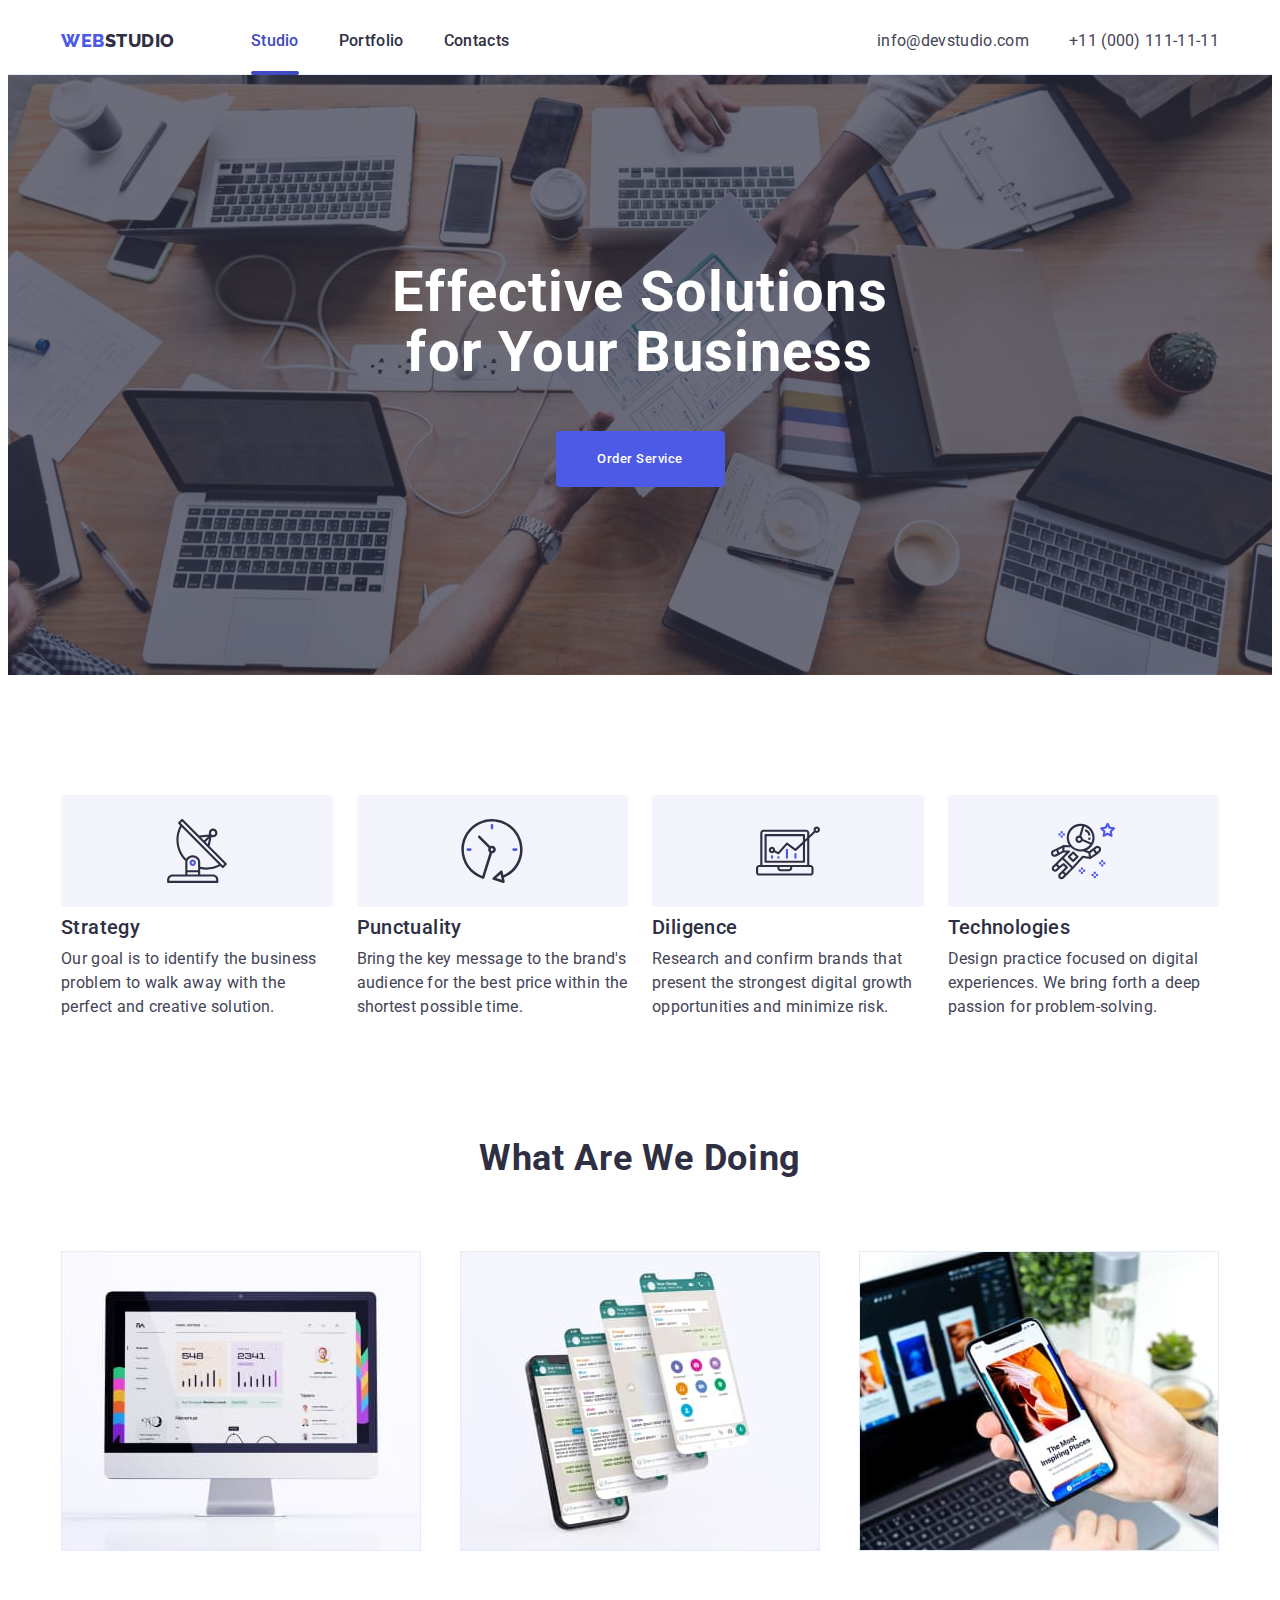
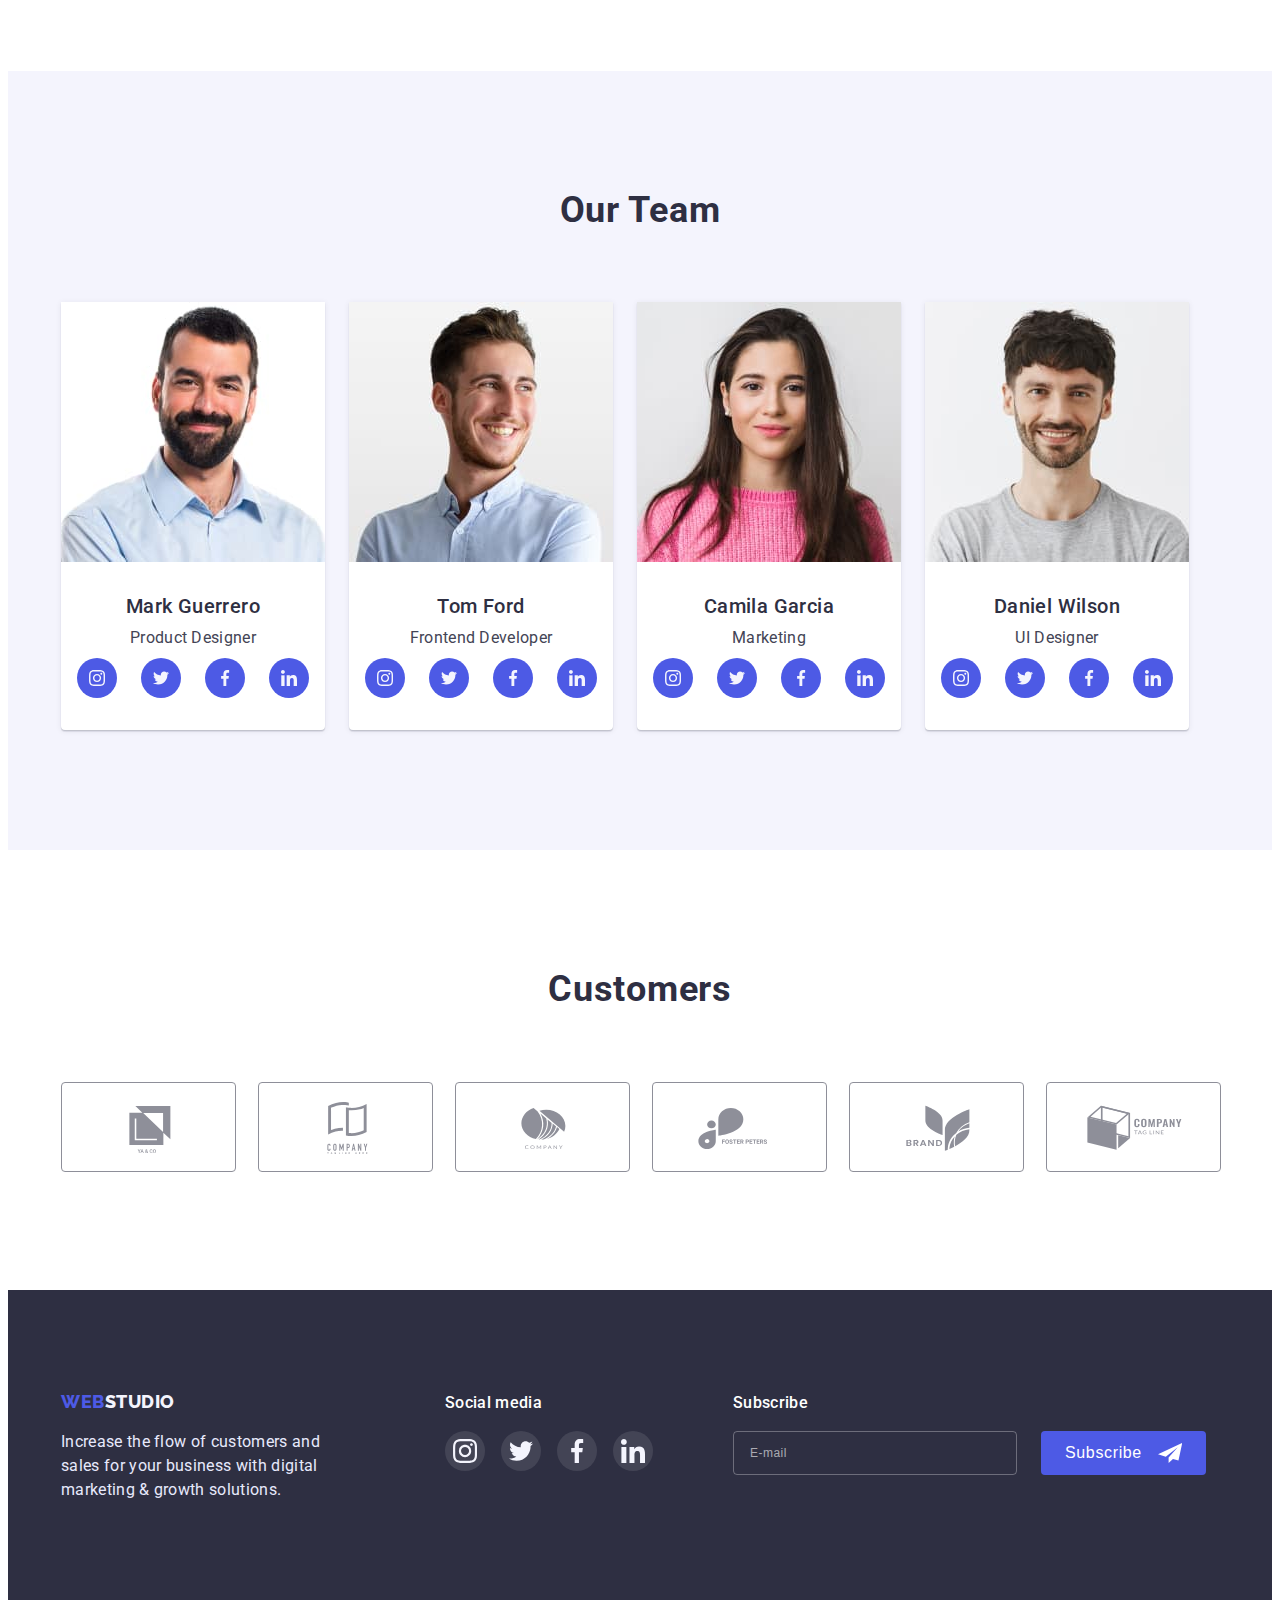
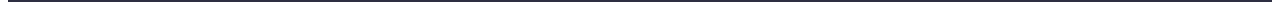
<file: index.html>
<!DOCTYPE html>
<html lang="en">
  <head>
    <meta charset="UTF-8" />
    <meta http-equiv="X-UA-Compatible" content="IE=edge" />
    <meta name="viewport" content="width=device-width, initial-scale=1.0" />

    <title>WebStudio</title>

    <link rel="icon" href="./images/favicon.ico" type="image/x-icon" />

    <link rel="preconnect" href="https://fonts.googleapis.com" />
    <link rel="preconnect" href="https://fonts.gstatic.com" crossorigin />
    <link
      href="https://fonts.googleapis.com/css2?family=Raleway:wght@800&family=Roboto:wght@400;500;700&display=swap"
      rel="stylesheet"
    />
    <link
      rel="stylesheet"
      href="https://cdnjs.cloudflare.com/ajax/libs/modern-normalize/1.1.0/modern-normalize.min.css"
      integrity="sha512-wpPYUAdjBVSE4KJnH1VR1HeZfpl1ub8YT/NKx4PuQ5NmX2tKuGu6U/JRp5y+Y8XG2tV+wKQpNHVUX03MfMFn9Q=="
      crossorigin="anonymous"
      referrerpolicy="no-referrer"
    />
    <link rel="stylesheet" href="./css/styles.css" />
    <link rel="stylesheet" href="./css/mobile.css" />
    <link rel="stylesheet" href="./css/tablet.css" />
    <link rel="stylesheet" href="./css/desktop.css" />
  </head>

  <body>
    <!-- header -->
    <header class="header-section">
      <div class="header container">
        <nav class="header-nav">
          <a class="logo-header" href="./index.html"
            ><span class="logo-web">Web</span>Studio</a
          >
          <button class="btn-burger" type="button" data-menu-open>
            <svg class="icon-burger" width="32" height="22">
              <use href="./images/icons.svg#icon-menu"></use>
            </svg>
          </button>
          <ul class="nav-list">
            <li>
              <a class="nav-link is-active" href="./index.html">Studio</a>
            </li>
            <li><a class="nav-link" href="./portfolio.html">Portfolio</a></li>
            <li><a class="nav-link" href="#">Contacts</a></li>
          </ul>
        </nav>
        <address class="address">
          <ul class="address-list">
            <li>
              <a class="address-link" href="mailto:info@devstudio.com"
                >info@devstudio.com</a
              >
            </li>
            <li>
              <a class="address-link" href="tel:+110001111111"
                >+11 (000) 111-11-11</a
              >
            </li>
          </ul>
        </address>
      </div>
    </header>
    <main>
      <!-- hero -->
      <section class="hero-section">
        <div class="container">
          <h1 class="hero-header">Effective Solutions for Your Business</h1>
          <button class="hero-btn" type="button" data-modal-open>
            Order Service
          </button>
        </div>
      </section>
      <!-- features -->
      <section class="features">
        <div class="container">
          <h2 class="visually-hidden">Features</h2>
          <ul class="features-list">
            <li class="features-item">
              <div class="features-icon">
                <svg class="featurea-icon-pic" width="64" height="64">
                  <use href="./images/icons.svg#icon-antena"></use>
                </svg>
              </div>
              <h3 class="features-section-subtitle">Strategy</h3>
              <p class="features-description">
                Our goal is to identify the business problem to walk away with
                the perfect and creative solution.
              </p>
            </li>
            <li class="features-item">
              <div class="features-icon">
                <svg class="featurea-icon-pic" width="64" height="64">
                  <use href="./images/icons.svg#icon-clock"></use>
                </svg>
              </div>
              <h3 class="features-section-subtitle">Punctuality</h3>
              <p class="features-description">
                Bring the key message to the brand's audience for the best price
                within the shortest possible time.
              </p>
            </li>
            <li class="features-item">
              <div class="features-icon">
                <svg class="featurea-icon-pic" width="64" height="64">
                  <use href="./images/icons.svg#icon-diagram"></use>
                </svg>
              </div>
              <h3 class="features-section-subtitle">Diligence</h3>
              <p class="features-description">
                Research and confirm brands that present the strongest digital
                growth opportunities and minimize risk.
              </p>
            </li>
            <li class="features-item">
              <div class="features-icon">
                <svg class="featurea-icon-pic" width="64" height="64">
                  <use href="./images/icons.svg#icon-astronaut"></use>
                </svg>
              </div>
              <h3 class="features-section-subtitle">Technologies</h3>
              <p class="features-description">
                Design practice focused on digital experiences. We bring forth a
                deep passion for problem-solving.
              </p>
            </li>
          </ul>
        </div>
      </section>

      <!-- doing -->

      <section class="doing-section">
        <div class="container">
          <h2 class="section-title">What are we doing</h2>
          <ul class="doing-container">
            <li>
              <img
                class="card-img"
                srcset="./images/pc.jpg 1x, ./images/pc2x.jpg 2x"
                src="./images/pc.jpg"
                alt="Monitor shows graphic"
                height="300"
                width="360"
              />
            </li>
            <li>
              <img
                class="card-img"
                srcset="
                  ./images/smartphone-ui.jpg   1x,
                  ./images/smartphone-ui2x.jpg 2x
                "
                src="./images/smartphone-ui.jpg"
                alt="Smartphone UI"
                height="300"
                width="360"
              />
            </li>
            <li>
              <img
                class="card-img"
                srcset="
                  ./images/smartphone-in-hand.jpg   1x,
                  ./images/smartphone-in-hand2x.jpg 2x
                "
                src="./images/smartphone-in-hand.jpg"
                alt="Smartphone in hand"
                height="300"
                width="360"
              />
            </li>
          </ul>
        </div>
      </section>
      <!-- team -->
      <section class="team-section">
        <div class="container">
          <h2 class="section-title">Our Team</h2>
          <ul class="team-container">
            <li class="team-card">
              <img
                class="card-img"
                srcset="./images/mark.jpg 1x, ./images/mark2x.jpg 2x"
                src="./images/mark.jpg"
                alt="Men in blue shirt"
                height="260"
                width="264"
              />
              <div class="team-card-description">
                <h3 class="section-subtitle">Mark Guerrero</h3>
                <p class="team-card-profession">Product Designer</p>
                <ul class="social-links">
                  <li class="social-icon">
                    <a
                      href="https://www.instagram.com/"
                      target="_blank"
                      rel="noopener noreferrer"
                      class="social-icon-link"
                    >
                      <svg class="social-icon-pic" width="16" height="16">
                        <use href="./images/icons.svg#icon-instagram"></use>
                      </svg>
                    </a>
                  </li>
                  <li class="social-icon">
                    <a
                      href="https://www.twitter.com/"
                      target="_blank"
                      rel="noopener noreferrer"
                      class="social-icon-link"
                    >
                      <svg class="social-icon-pic" width="16" height="16">
                        <use href="./images/icons.svg#icon-twitter"></use>
                      </svg>
                    </a>
                  </li>
                  <li class="social-icon">
                    <a
                      href="https://www.facebook.com/"
                      target="_blank"
                      rel="noopener noreferrer"
                      class="social-icon-link"
                    >
                      <svg class="social-icon-pic" width="16" height="16">
                        <use href="./images/icons.svg#icon-facebook"></use>
                      </svg>
                    </a>
                  </li>
                  <li class="social-icon">
                    <a
                      href="https://www.linkedin.com/"
                      target="_blank"
                      rel="noopener noreferrer"
                      class="social-icon-link"
                    >
                      <svg class="social-icon-pic" width="16" height="16">
                        <use href="./images/icons.svg#icon-linkedin"></use>
                      </svg>
                    </a>
                  </li>
                </ul>
              </div>
            </li>
            <li class="team-card">
              <img
                class="card-img"
                srcset="./images/tom.jpg 1x, ./images/tom2x.jpg 2x"
                src="./images/tom.jpg"
                alt="Smiling young men"
                height="260"
                width="264"
              />
              <div class="team-card-description">
                <h3 class="section-subtitle">Tom Ford</h3>
                <p class="team-card-profession">Frontend Developer</p>
                <ul class="social-links">
                  <li class="social-icon">
                    <a
                      href="https://www.instagram.com/"
                      target="_blank"
                      rel="noopener noreferrer"
                      class="social-icon-link"
                    >
                      <svg class="social-icon-pic" width="16" height="16">
                        <use href="./images/icons.svg#icon-instagram"></use>
                      </svg>
                    </a>
                  </li>
                  <li class="social-icon">
                    <a
                      href="https://www.twitter.com/"
                      target="_blank"
                      rel="noopener noreferrer"
                      class="social-icon-link"
                    >
                      <svg class="social-icon-pic" width="16" height="16">
                        <use href="./images/icons.svg#icon-twitter"></use>
                      </svg>
                    </a>
                  </li>
                  <li class="social-icon">
                    <a
                      href="https://www.facebook.com/"
                      target="_blank"
                      rel="noopener noreferrer"
                      class="social-icon-link"
                    >
                      <svg class="social-icon-pic" width="16" height="16">
                        <use href="./images/icons.svg#icon-facebook"></use>
                      </svg>
                    </a>
                  </li>
                  <li class="social-icon">
                    <a
                      href="https://www.linkedin.com/"
                      target="_blank"
                      rel="noopener noreferrer"
                      class="social-icon-link"
                    >
                      <svg class="social-icon-pic" width="16" height="16">
                        <use href="./images/icons.svg#icon-linkedin"></use>
                      </svg>
                    </a>
                  </li>
                </ul>
              </div>
            </li>
            <li class="team-card">
              <img
                class="card-img"
                srcset="./images/camila.jpg 1x, ./images/camila2x.jpg 2x"
                src="./images/camila.jpg"
                alt="Young women in a pink sweater"
                height="260"
                width="264"
              />
              <div class="team-card-description">
                <h3 class="section-subtitle">Camila Garcia</h3>
                <p class="team-card-profession">Marketing</p>
                <ul class="social-links">
                  <li class="social-icon">
                    <a
                      href="https://www.instagram.com/"
                      target="_blank"
                      rel="noopener noreferrer"
                      class="social-icon-link"
                    >
                      <svg class="social-icon-pic" width="16" height="16">
                        <use href="./images/icons.svg#icon-instagram"></use>
                      </svg>
                    </a>
                  </li>
                  <li class="social-icon">
                    <a
                      href="https://www.twitter.com/"
                      target="_blank"
                      rel="noopener noreferrer"
                      class="social-icon-link"
                    >
                      <svg class="social-icon-pic" width="16" height="16">
                        <use href="./images/icons.svg#icon-twitter"></use>
                      </svg>
                    </a>
                  </li>
                  <li class="social-icon">
                    <a
                      href="https://www.facebook.com/"
                      target="_blank"
                      rel="noopener noreferrer"
                      class="social-icon-link"
                    >
                      <svg class="social-icon-pic" width="16" height="16">
                        <use href="./images/icons.svg#icon-facebook"></use>
                      </svg>
                    </a>
                  </li>
                  <li class="social-icon">
                    <a
                      href="https://www.linkedin.com/"
                      target="_blank"
                      rel="noopener noreferrer"
                      class="social-icon-link"
                    >
                      <svg class="social-icon-pic" width="16" height="16">
                        <use href="./images/icons.svg#icon-linkedin"></use>
                      </svg>
                    </a>
                  </li>
                </ul>
              </div>
            </li>
            <li class="team-card">
              <img
                class="card-img"
                srcset="./images/daniel.jpg 1x, ./images/daniel2x.jpg 2x"
                src="./images/daniel.jpg"
                alt="Men in a gray t-shirt"
                height="260"
                width="264"
              />
              <div class="team-card-description">
                <h3 class="section-subtitle">Daniel Wilson</h3>
                <p class="team-card-profession">UI Designer</p>
                <ul class="social-links">
                  <li class="social-icon">
                    <a
                      href="https://www.instagram.com/"
                      target="_blank"
                      rel="noopener noreferrer"
                      class="social-icon-link"
                    >
                      <svg class="social-icon-pic" width="16" height="16">
                        <use href="./images/icons.svg#icon-instagram"></use>
                      </svg>
                    </a>
                  </li>
                  <li class="social-icon">
                    <a
                      href="https://www.twitter.com/"
                      target="_blank"
                      rel="noopener noreferrer"
                      class="social-icon-link"
                    >
                      <svg class="social-icon-pic" width="16" height="16">
                        <use href="./images/icons.svg#icon-twitter"></use>
                      </svg>
                    </a>
                  </li>
                  <li class="social-icon">
                    <a
                      href="https://www.facebook.com/"
                      target="_blank"
                      rel="noopener noreferrer"
                      class="social-icon-link"
                    >
                      <svg class="social-icon-pic" width="16" height="16">
                        <use href="./images/icons.svg#icon-facebook"></use>
                      </svg>
                    </a>
                  </li>
                  <li class="social-icon">
                    <a
                      href="https://www.linkedin.com/"
                      target="_blank"
                      rel="noopener noreferrer"
                      class="social-icon-link"
                    >
                      <svg class="social-icon-pic" width="16" height="16">
                        <use href="./images/icons.svg#icon-linkedin"></use>
                      </svg>
                    </a>
                  </li>
                </ul>
              </div>
            </li>
          </ul>
        </div>
      </section>
      <!-- custumers -->
      <section class="custumers-section">
        <div class="container">
          <h2 class="section-title">Customers</h2>
          <ul class="custumers">
            <li class="custumers-icon">
              <a href="#" class="custumers-icon-link">
                <svg class="custumers-icon-pic" width="104" height="56">
                  <use href="./images/icons.svg#icon-client1"></use>
                </svg>
              </a>
            </li>
            <li class="custumers-icon">
              <a href="#" class="custumers-icon-link">
                <svg class="custumers-icon-pic" width="104" height="56">
                  <use href="./images/icons.svg#icon-client2"></use>
                </svg>
              </a>
            </li>
            <li class="custumers-icon">
              <a href="#" class="custumers-icon-link">
                <svg class="custumers-icon-pic" width="104" height="56">
                  <use href="./images/icons.svg#icon-client3"></use>
                </svg>
              </a>
            </li>
            <li class="custumers-icon">
              <a href="#" class="custumers-icon-link">
                <svg class="custumers-icon-pic" width="104" height="56">
                  <use href="./images/icons.svg#icon-client4"></use>
                </svg>
              </a>
            </li>
            <li class="custumers-icon">
              <a href="#" class="custumers-icon-link">
                <svg class="custumers-icon-pic" width="104" height="56">
                  <use href="./images/icons.svg#icon-client5"></use>
                </svg>
              </a>
            </li>
            <li class="custumers-icon">
              <a href="#" class="custumers-icon-link">
                <svg class="custumers-icon-pic" width="104" height="56">
                  <use href="./images/icons.svg#icon-client6"></use>
                </svg>
              </a>
            </li>
          </ul>
        </div>
      </section>
    </main>
    <!-- footer -->
    <footer class="footer-section">
      <div class="container footer-blocks">
        <div class="footer-studio">
          <a class="logo-footer logo-header" href="./index.html"
            ><span class="logo-web">Web</span>Studio</a
          >
          <p class="footer-text">
            Increase the flow of customers and sales for your business with
            digital marketing & growth solutions.
          </p>
        </div>

        <div class="footer-social">
          <p class="footer-social-discription">Social media</p>
          <ul class="social-links footer-social-gap">
            <li class="social-icon">
              <a
                href="https://www.instagram.com/"
                target="_blank"
                rel="noopener noreferrer"
                class="social-icon-link footer-social-icon"
              >
                <svg class="social-icon-pic" width="24" height="24">
                  <use href="./images/icons.svg#icon-instagram"></use>
                </svg>
              </a>
            </li>
            <li class="social-icon">
              <a
                href="https://www.twitter.com/"
                target="_blank"
                rel="noopener noreferrer"
                class="social-icon-link footer-social-icon"
              >
                <svg class="social-icon-pic" width="24" height="24">
                  <use href="./images/icons.svg#icon-twitter"></use>
                </svg>
              </a>
            </li>
            <li class="social-icon">
              <a
                href="https://www.facebook.com/"
                target="_blank"
                rel="noopener noreferrer"
                class="social-icon-link footer-social-icon"
              >
                <svg class="social-icon-pic" width="24" height="24">
                  <use href="./images/icons.svg#icon-facebook"></use>
                </svg>
              </a>
            </li>
            <li class="social-icon">
              <a
                href="https://www.linkedin.com/"
                target="_blank"
                rel="noopener noreferrer"
                class="social-icon-link footer-social-icon"
              >
                <svg class="social-icon-pic" width="24" height="24">
                  <use href="./images/icons.svg#icon-linkedin"></use>
                </svg>
              </a>
            </li>
          </ul>
        </div>

        <div class="footer-form">
          <p class="footer-social-discription">Subscribe</p>
          <form class="footer-subscribe">
            <input
              class="footer-input"
              type="email"
              placeholder="E-mail"
              name="user-email"
            />
            <button type="submit" class="btn-subscribe">
              Subscribe
              <svg height="24" width="24" class="btn-subscribe-pic">
                <use href="./images/icons.svg#icon-send"></use>
              </svg>
            </button>
          </form>
        </div>
      </div>
    </footer>

    <!-- backdrop -->

    <div class="backdrop is-hidden" data-modal>
      <div class="modal">
        <button class="close-btn" type="button" data-modal-close>
          <svg class="close-btn-pic" width="8px" height="8px">
            <use href="./images/icons.svg#icon-close"></use>
          </svg>
        </button>

        <p class="modal-header">
          Leave your contacts and we will call you back
        </p>
        <form class="form-modal">
          <ul>
            <li class="modal-input-item">
              <label class="modal-input-label label-name" for="name"
                >Name</label
              >
              <input
                type="text"
                name="name"
                id="name"
                class="modal-input input-name"
                required
              />
              <svg class="modal-input-pic" width="12" height="12">
                <use href="./images/icons.svg#icon-contact"></use>
              </svg>
            </li>

            <li class="modal-input-item">
              <label class="modal-input-label" for="phone">Phone</label>
              <input
                type="tel"
                name="phone"
                id="phone"
                class="modal-input"
                required
              />
              <svg class="modal-input-pic" width="13" height="13">
                <use href="./images/icons.svg#icon-phone"></use>
              </svg>
            </li>

            <li class="modal-input-item">
              <label class="modal-input-label" for="email">Email</label>
              <input
                type="email"
                name="email"
                id="email"
                class="modal-input"
                required
              />
              <svg class="modal-input-pic" width="15" height="12">
                <use href="./images/icons.svg#icon-mail"></use>
              </svg>
            </li>
          </ul>

          <label class="modal-input-label" for="text">Comment</label>
          <textarea
            name="comment"
            id="text"
            class="modal-input modal-input-textarea"
            placeholder="Text input"
          ></textarea>

          <div class="terms-acces">
            <label class="modal-input-label modal-input-terms" for="agree">
              <input
                class="modal-input-checkbox visually-hidden"
                type="checkbox"
                name="agree"
                id="agree"
                required
              /><span class="alt-checkbox"
                ><svg class="modal-check-pic" width="10" height="8">
                  <use href="./images/icons.svg#icon-checked"></use></svg
              ></span>
              I accept the terms and conditions of the
              <a class="privat-policy" href="#">Privacy Policy</a></label
            >
          </div>
          <button class="btn-modal-send" type="submit">Send</button>
        </form>
      </div>
    </div>

    <!-- mobile-menu -->

    <div class="mobile is-hidden" data-menu>
      <button class="close-btn mobile-close-btn" type="button" data-menu-close>
        <svg class="close-btn-pic" width="8px" height="8px">
          <use href="./images/icons.svg#icon-close"></use>
        </svg>
      </button>
      <ul class="mobile-nav-list">
        <li>
          <a class="nav-link" href="./index.html">Studio</a>
        </li>
        <li><a class="nav-link" href="./portfolio.html">Portfolio</a></li>
        <li><a class="nav-link mobile-nav-link" href="#">Contacts</a></li>
      </ul>
      <div class="mobile-bottom">
        <address class="mobile-address">
          <ul class="address-list">
            <li>
              <a class="mobile-phone" href="tel:+110001111111"
                >+11 (000) 111-33-11</a
              >
            </li>
            <li>
              <a class="address-link" href="mailto:info@devstudio.com"
                >info@devstudio.com</a
              >
            </li>
          </ul>
        </address>
        <ul class="social-links menu-social-icon-links">
          <li class="social-icon">
            <a
              href="https://www.instagram.com/"
              target="_blank"
              rel="noopener noreferrer"
              class="social-icon-link"
            >
              <svg class="social-icon-pic" width="24" height="24">
                <use href="./images/icons.svg#icon-instagram"></use>
              </svg>
            </a>
          </li>
          <li class="social-icon">
            <a
              href="https://www.twitter.com/"
              target="_blank"
              rel="noopener noreferrer"
              class="social-icon-link"
            >
              <svg class="social-icon-pic" width="24" height="24">
                <use href="./images/icons.svg#icon-twitter"></use>
              </svg>
            </a>
          </li>
          <li class="social-icon">
            <a
              href="https://www.facebook.com/"
              target="_blank"
              rel="noopener noreferrer"
              class="social-icon-link"
            >
              <svg class="social-icon-pic" width="24" height="24">
                <use href="./images/icons.svg#icon-facebook"></use>
              </svg>
            </a>
          </li>
          <li class="social-icon">
            <a
              href="https://www.linkedin.com/"
              target="_blank"
              rel="noopener noreferrer"
              class="social-icon-link"
            >
              <svg class="social-icon-pic" width="24" height="24">
                <use href="./images/icons.svg#icon-linkedin"></use>
              </svg>
            </a>
          </li>
        </ul>
      </div>
    </div>
    <script src="./js/modal.js"></script>
    <script src="./js/mobile.js"></script>
  </body>
</html>
</file>
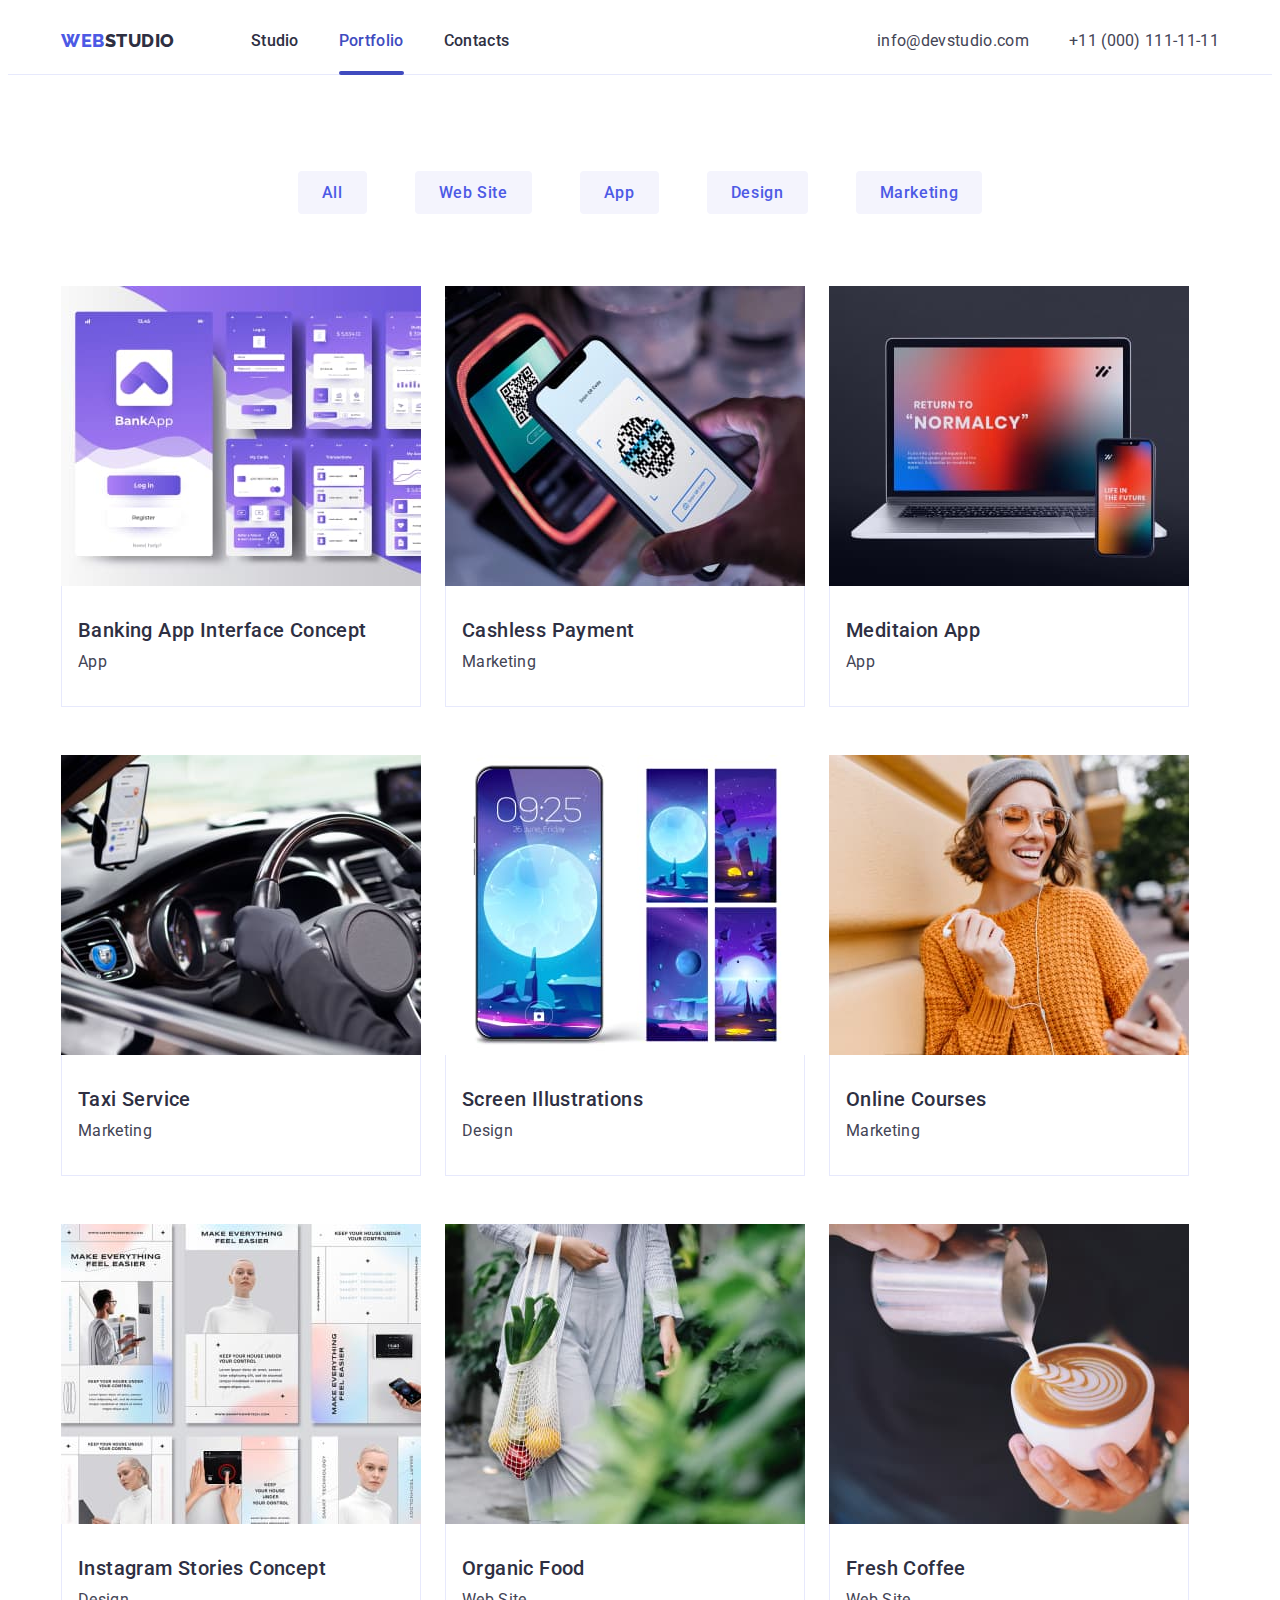
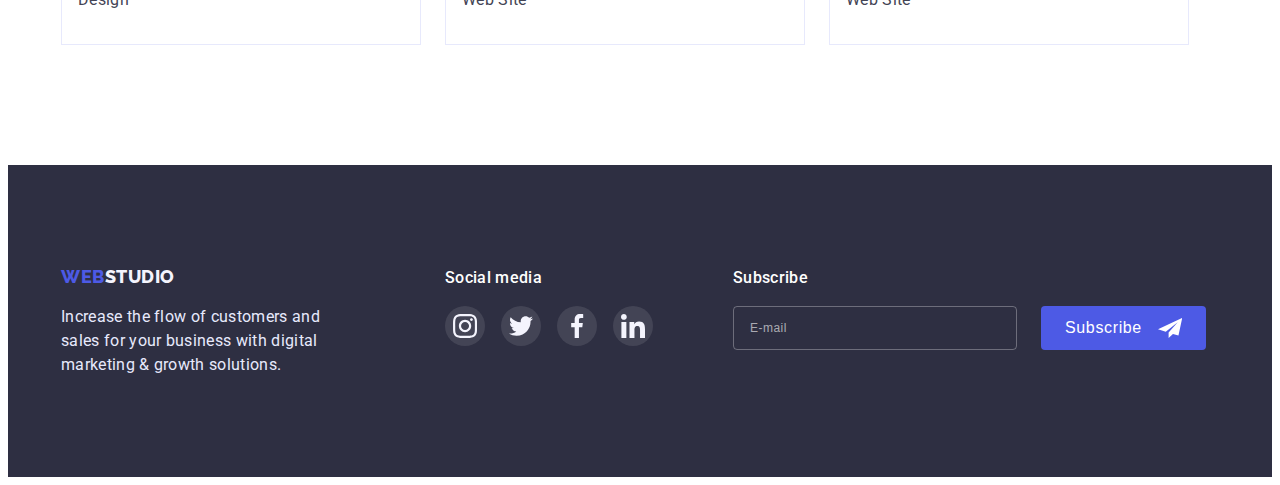
<file: portfolio.html>
<!DOCTYPE html>
<html lang="en">
  <head>
    <meta charset="UTF-8" />
    <meta http-equiv="X-UA-Compatible" content="IE=edge" />
    <meta name="viewport" content="width=device-width, initial-scale=1.0" />

    <title>WebStudio</title>

    <meta name="viewport" content="width=device-width, initial-scale=1.0" />

    <link rel="icon" href="./images/favicon.ico" type="image/x-icon" />

    <link rel="preconnect" href="https://fonts.googleapis.com" />
    <link rel="preconnect" href="https://fonts.gstatic.com" crossorigin />
    <link
      href="https://fonts.googleapis.com/css2?family=Raleway:wght@800&family=Roboto:wght@400;500;700&display=swap"
      rel="stylesheet"
    />
    <link
      rel="stylesheet"
      href="https://cdnjs.cloudflare.com/ajax/libs/modern-normalize/1.1.0/modern-normalize.min.css"
      integrity="sha512-wpPYUAdjBVSE4KJnH1VR1HeZfpl1ub8YT/NKx4PuQ5NmX2tKuGu6U/JRp5y+Y8XG2tV+wKQpNHVUX03MfMFn9Q=="
      crossorigin="anonymous"
      referrerpolicy="no-referrer"
    />
    <link rel="stylesheet" href="./css/styles.css" />
    <link rel="stylesheet" href="./css/mobile.css" />
    <link rel="stylesheet" href="./css/tablet.css" />
    <link rel="stylesheet" href="./css/desktop.css" />
  </head>

  <body>
    <!-- header -->
    <header class="header-section">
      <div class="header container">
        <nav class="header-nav">
          <a class="logo-header" href="./index.html"
            ><span class="logo-web">Web</span>Studio</a
          >
          <button class="btn-burger" type="button" data-menu-open>
            <svg class="icon-burger" width="32" height="22">
              <use href="./images/icons.svg#icon-menu"></use>
            </svg>
          </button>
          <ul class="nav-list">
            <li>
              <a class="nav-link" href="./index.html">Studio</a>
            </li>
            <li>
              <a class="nav-link is-active" href="./portfolio.html"
                >Portfolio</a
              >
            </li>
            <li><a class="nav-link" href="#">Contacts</a></li>
          </ul>
        </nav>
        <address class="address">
          <ul class="address-list">
            <li>
              <a class="address-link" href="mailto:info@devstudio.com"
                >info@devstudio.com</a
              >
            </li>
            <li>
              <a class="address-link" href="tel:+110001111111"
                >+11 (000) 111-11-11</a
              >
            </li>
          </ul>
        </address>
      </div>
    </header>
    <main>
      <!-- portfolio -->

      <section class="switcher-section">
        <div class="container">
          <h1 class="visually-hidden">Our Products</h1>

          <!-- switecher -->

          <ul class="switcher">
            <li class="switcher-item">
              <button class="switcher-btn" type="button">All</button>
            </li>
            <li class="switcher-item">
              <button class="switcher-btn" type="button">Web Site</button>
            </li>
            <li class="switcher-item">
              <button class="switcher-btn" type="button">App</button>
            </li>
            <li class="switcher-item">
              <button class="switcher-btn" type="button">Design</button>
            </li>
            <li class="switcher-item">
              <button class="switcher-btn" type="button">Marketing</button>
            </li>
          </ul>

          <!-- cards -->

          <ul class="portfolio">
            <li class="portfolio-item">
              <a href="#" class="link-portfolio">
                <div class="card-img-hover-thomb">
                  <picture>
                    <source
                      media="(max-width:767px)"
                      srcset="
                        ./images/banking-app-mob.jpg   1x,
                        ./images/banking-app-mob2x.jpg 2x
                      "
                    />
                    <img
                      class="card-img"
                      srcset="
                        ./images/banking-app.jpg   1x,
                        ./images/banking-app2x.jpg 2x
                      "
                      alt="Bank violet UI"
                      width="360"
                      height="300"
                    />
                  </picture>
                  <p class="card-img-hover">
                    14 Stylish and User-Friendly App Design Concepts · Task
                    Manager App · Calorie Tracker App · Exotic Fruit Ecommerce
                    App · Cloud Storage App
                  </p>
                </div>
                <div class="portfolio-card-subscription">
                  <h2 class="section-subtitle">
                    Banking App Interface Concept
                  </h2>
                  <p class="portfolio-card-text">App</p>
                </div></a
              >
            </li>
            <li class="portfolio-item">
              <a href="#" class="link-portfolio">
                <div class="card-img-hover-thomb">
                  <picture>
                    <source
                      media="(max-width: 767px )"
                      srcset="
                        ./images/payment-mob.jpg   1x,
                        ./images/payment-mob2x.jpg 2x
                      "
                    />
                    <img
                      class="card-img"
                      srcset="
                        ./images/payment.jpg   1x,
                        ./images/payment2x.jpg 2x
                      "
                      alt="Cashless payment with
              smartphone"
                      width="360"
                      height="300"
                    />
                  </picture>
                  <p class="card-img-hover">
                    14 Stylish and User-Friendly App Design Concepts · Task
                    Manager App · Calorie Tracker App · Exotic Fruit Ecommerce
                    App · Cloud Storage App
                  </p>
                </div>
                <div class="portfolio-card-subscription">
                  <h2 class="section-subtitle">Cashless Payment</h2>
                  <p>Marketing</p>
                </div></a
              >
            </li>
            <li class="portfolio-item">
              <a href="#" class="link-portfolio"
                ><div class="card-img-hover-thomb">
                  <picture>
                    <source
                      media="(max-width:767px )"
                      srcset="
                        ./images/meditation-app-mob.jpg   1x,
                        ./images/meditation-app-mob2x.jpg 2x
                      "
                    />
                    <img
                      class="card-img"
                      srcset="
                        ./images/meditation-app.jpg   1x,
                        ./images/meditation-app2x.jpg 2x
                      "
                      alt="Smartphone and laptop"
                      width="360"
                      height="300"
                    />
                  </picture>
                  <p class="card-img-hover">
                    14 Stylish and User-Friendly App Design Concepts · Task
                    Manager App · Calorie Tracker App · Exotic Fruit Ecommerce
                    App · Cloud Storage App
                  </p>
                </div>
                <div class="portfolio-card-subscription">
                  <h2 class="section-subtitle">Meditaion App</h2>
                  <p>App</p>
                </div></a
              >
            </li>
            <li class="portfolio-item">
              <a href="#" class="link-portfolio">
                <div class="card-img-hover-thomb">
                  <picture>
                    <source
                      media="(max-width: 767px )"
                      srcset="
                        ./images/taxi-mob.jpg   1x,
                        ./images/taxi-mob2x.jpg 2x
                      "
                    />
                    <img
                      class="card-img"
                      srcset="./images/taxi.jpg 1x, ./images/taxi2x.jpg 2x"
                      alt="Car interier"
                      width="360"
                      height="300"
                    />
                  </picture>
                  <p class="card-img-hover">
                    14 Stylish and User-Friendly App Design Concepts · Task
                    Manager App · Calorie Tracker App · Exotic Fruit Ecommerce
                    App · Cloud Storage App
                  </p>
                </div>
                <div class="portfolio-card-subscription">
                  <h2 class="section-subtitle">Taxi Service</h2>
                  <p>Marketing</p>
                </div></a
              >
            </li>
            <li class="portfolio-item">
              <a href="#" class="link-portfolio">
                <div class="card-img-hover-thomb">
                  <picture>
                    <source
                      media="(max-width: 767px)"
                      srcset="
                        ./images/illustration-mob.jpg   1x,
                        ./images/illustration-mob2x.jpg 2x
                      "
                    />
                    <img
                      class="card-img"
                      srcset="
                        ./images/illustration.jpg   1x,
                        ./images/illustration2x.jpg 2x
                      "
                      alt="Smartphone and four
              wallpappers"
                      width="360"
                      height="300"
                    />
                  </picture>
                  <p class="card-img-hover">
                    14 Stylish and User-Friendly App Design Concepts · Task
                    Manager App · Calorie Tracker App · Exotic Fruit Ecommerce
                    App · Cloud Storage App
                  </p>
                </div>
                <div class="portfolio-card-subscription">
                  <h2 class="section-subtitle">Screen Illustrations</h2>
                  <p>Design</p>
                </div></a
              >
            </li>
            <li class="portfolio-item">
              <a href="#" class="link-portfolio">
                <div class="card-img-hover-thomb">
                  <picture>
                    <source
                      media="(max-width: 767px)"
                      srcset="
                        ./images/courses-mob.jpg   1x,
                        ./images/courses-mob2x.jpg 2x
                      "
                    />
                    <img
                      class="card-img"
                      srcset="
                        ./images/courses.jpg   1x,
                        ./images/courses2x.jpg 2x
                      "
                      alt="Smiling girl"
                      width="360"
                      height="300"
                    />
                  </picture>
                  <p class="card-img-hover">
                    14 Stylish and User-Friendly App Design Concepts · Task
                    Manager App · Calorie Tracker App · Exotic Fruit Ecommerce
                    App · Cloud Storage App
                  </p>
                </div>
                <div class="portfolio-card-subscription">
                  <h2 class="section-subtitle">Online Courses</h2>
                  <p>Marketing</p>
                </div></a
              >
            </li>
            <li class="portfolio-item">
              <a href="#" class="link-portfolio">
                <div class="card-img-hover-thomb">
                  <picture>
                    <source
                      media="(max-width: 767px)"
                      srcset="
                        ./images/instagram-mob.jpg   1x,
                        ./images/instagram-mob2x.jpg 2x
                      "
                    />
                    <img
                      class="card-img"
                      srcset="
                        ./images/instagram.jpg   1x,
                        ./images/instagram2x.jpg 2x
                      "
                      alt="Six instagram stories"
                      width="360"
                      height="300"
                    />
                  </picture>
                  <p class="card-img-hover">
                    14 Stylish and User-Friendly App Design Concepts · Task
                    Manager App · Calorie Tracker App · Exotic Fruit Ecommerce
                    App · Cloud Storage App
                  </p>
                </div>
                <div class="portfolio-card-subscription">
                  <h2 class="section-subtitle">Instagram Stories Concept</h2>
                  <p>Design</p>
                </div></a
              >
            </li>
            <li class="portfolio-item">
              <a href="#" class="link-portfolio">
                <div class="card-img-hover-thomb">
                  <picture>
                    <source
                      media="(max-width: 767px )"
                      srcset="
                        ./images/food-mob.jpg   1x,
                        ./images/food-mob2x.jpg 2x
                      "
                    />
                    <img
                      class="card-img"
                      srcset="./images/food.jpg 1x, ./images/food2x.jpg 2x"
                      alt="woman with fruits and
              vegetables"
                      width="360"
                      height="300"
                    />
                  </picture>
                  <p class="card-img-hover">
                    14 Stylish and User-Friendly App Design Concepts · Task
                    Manager App · Calorie Tracker App · Exotic Fruit Ecommerce
                    App · Cloud Storage App
                  </p>
                </div>
                <div class="portfolio-card-subscription">
                  <h2 class="section-subtitle">Organic Food</h2>
                  <p>Web Site</p>
                </div></a
              >
            </li>
            <li class="portfolio-item">
              <a href="#" class="link-portfolio">
                <div class="card-img-hover-thomb">
                  <picture>
                    <source
                      media="(max-width:767px )"
                      srcset="
                        ./images/coffee-mob.jpg   1x,
                        ./images/coffee-mob2x.jpg 2x
                      "
                    />
                    <img
                      class="card-img"
                      srcset="./images/coffee.jpg 1x, ./images/coffee2x.jpg 2x"
                      alt="Coffee with milk"
                      width="360"
                      height="300"
                    />
                  </picture>
                  <p class="card-img-hover">
                    14 Stylish and User-Friendly App Design Concepts · Task
                    Manager App · Calorie Tracker App · Exotic Fruit Ecommerce
                    App · Cloud Storage App
                  </p>
                </div>
                <div class="portfolio-card-subscription">
                  <h2 class="section-subtitle">Fresh Coffee</h2>
                  <p>Web Site</p>
                </div></a
              >
            </li>
          </ul>
        </div>
      </section>
    </main>

    <!-- footer -->

    <footer class="footer-section">
      <div class="container footer-blocks">
        <div class="footer-studio">
          <a class="logo-footer logo-header" href="./index.html"
            ><span class="logo-web">Web</span>Studio</a
          >
          <p class="footer-text">
            Increase the flow of customers and sales for your business with
            digital marketing & growth solutions.
          </p>
        </div>

        <div class="footer-social">
          <p class="footer-social-discription">Social media</p>
          <ul class="social-links footer-social-gap">
            <li class="social-icon">
              <a
                href="https://www.instagram.com/"
                target="_blank"
                rel="noopener noreferrer"
                class="social-icon-link footer-social-icon"
              >
                <svg class="social-icon-pic" width="24" height="24">
                  <use href="./images/icons.svg#icon-instagram"></use>
                </svg>
              </a>
            </li>
            <li class="social-icon">
              <a
                href="https://www.twitter.com/"
                target="_blank"
                rel="noopener noreferrer"
                class="social-icon-link footer-social-icon"
              >
                <svg class="social-icon-pic" width="24" height="24">
                  <use href="./images/icons.svg#icon-twitter"></use>
                </svg>
              </a>
            </li>
            <li class="social-icon">
              <a
                href="https://www.facebook.com/"
                target="_blank"
                rel="noopener noreferrer"
                class="social-icon-link footer-social-icon"
              >
                <svg class="social-icon-pic" width="24" height="24">
                  <use href="./images/icons.svg#icon-facebook"></use>
                </svg>
              </a>
            </li>
            <li class="social-icon">
              <a
                href="https://www.linkedin.com/"
                target="_blank"
                rel="noopener noreferrer"
                class="social-icon-link footer-social-icon"
              >
                <svg class="social-icon-pic" width="24" height="24">
                  <use href="./images/icons.svg#icon-linkedin"></use>
                </svg>
              </a>
            </li>
          </ul>
        </div>

        <div class="footer-form">
          <p class="footer-social-discription">Subscribe</p>
          <form class="footer-subscribe">
            <input
              class="footer-input"
              type="email"
              placeholder="E-mail"
              name="user-email"
            />
            <button type="submit" class="btn-subscribe">
              Subscribe
              <svg height="24" width="24" class="btn-subscribe-pic">
                <use href="./images/icons.svg#icon-send"></use>
              </svg>
            </button>
          </form>
        </div>
      </div>
    </footer>

    <!-- mobile-menu -->

    <div class="mobile is-hidden" data-menu>
      <button class="close-btn mobile-close-btn" type="button" data-menu-close>
        <svg class="close-btn-pic" width="8px" height="8px">
          <use href="./images/icons.svg#icon-close"></use>
        </svg>
      </button>
      <ul class="mobile-nav-list">
        <li>
          <a class="nav-link" href="./index.html">Studio</a>
        </li>
        <li><a class="nav-link" href="./portfolio.html">Portfolio</a></li>
        <li><a class="nav-link mobile-nav-link" href="#">Contacts</a></li>
      </ul>
      <div class="mobile-bottom">
        <address class="mobile-address">
          <ul class="address-list">
            <li>
              <a class="mobile-phone" href="tel:+110001111111"
                >+11 (000) 111-11-11</a
              >
            </li>
            <li>
              <a class="address-link" href="mailto:info@devstudio.com"
                >info@devstudio.com</a
              >
            </li>
          </ul>
        </address>
        <ul class="social-links menu-social-icon-links">
          <li class="social-icon">
            <a
              href="https://www.instagram.com/"
              target="_blank"
              rel="noopener noreferrer"
              class="social-icon-link"
            >
              <svg class="social-icon-pic" width="16" height="16">
                <use href="./images/icons.svg#icon-instagram"></use>
              </svg>
            </a>
          </li>
          <li class="social-icon">
            <a
              href="https://www.twitter.com/"
              target="_blank"
              rel="noopener noreferrer"
              class="social-icon-link"
            >
              <svg class="social-icon-pic" width="16" height="16">
                <use href="./images/icons.svg#icon-twitter"></use>
              </svg>
            </a>
          </li>
          <li class="social-icon">
            <a
              href="https://www.facebook.com/"
              target="_blank"
              rel="noopener noreferrer"
              class="social-icon-link"
            >
              <svg class="social-icon-pic" width="16" height="16">
                <use href="./images/icons.svg#icon-facebook"></use>
              </svg>
            </a>
          </li>
          <li class="social-icon">
            <a
              href="https://www.linkedin.com/"
              target="_blank"
              rel="noopener noreferrer"
              class="social-icon-link"
            >
              <svg class="social-icon-pic" width="16" height="16">
                <use href="./images/icons.svg#icon-linkedin"></use>
              </svg>
            </a>
          </li>
        </ul>
      </div>
    </div>
    <script src="./js/mobile.js"></script>
  </body>
</html>
</file>
<file: css/styles.css>
body {
    background-color: var(--color-alternative);
    color: var(--color-text);
    line-height: 1.5;
    font-family: 'Roboto', sans-serif;
}

@keyframes pulse {
    0% {
        box-shadow: 0px 1px 1px 1px rgba(0, 0, 0, 0.14), 0px 1px 3px 1px rgba(0, 0, 0, 0.12), 0px 2px 1px 1px rgba(0, 0, 0, 0.2);
    }

    50% {
        box-shadow: 0px 3px 3px 1px rgba(77,
                90,
                229, 0.14), 0px 3px 3px 1px rgba(77,
                90,
                229, 0.12), 0px 3px 3px 1px rgba(077,
                90,
                229, 0.2);
    }

    100% {
        box-shadow: 0px 3px 3px 1px rgba(64,
                75,
                191, 0.14), 0px 3px 3px 1px rgba(64,
                75,
                191, 0.12), 0px 3px 3px 1px rgba(64,
                75,
                191, 0.2);
    }
}

h1,
h2,
h3,
h4,
h5,
h6,
p {
    margin: 0;
    padding: 0;
}

ul {
    list-style: none;
    margin: 0;
    padding: 0;
}

p {
    letter-spacing: 0.02em
}

img {
    max-width: 100%;

    height: auto;
    display: block;
}

:root {
    --color-text: #434455;
    --color-main: #4d5ae5;
    --color-hover: rgb(64, 75, 191);
    --color-text-accent: #2E2F42;
    --color-text-unaccent: #F4F4FD;
    --color-alternative: #fff;
    --transition-type: cubic-bezier(0.4, 0, 0.2, 1);
}
</file>
<file: css/mobile.css>
/* common styles */

.section-subtitle {
    font-weight: 500;
    font-size: 20px;
    line-height: 1.2;
    color: var(--color-text-accent);
    letter-spacing: 0.02em;
    margin-bottom: 8px;
}

.section-title {
    margin-bottom: 72px;
    font-size: 36px;
    line-height: 1.11;
    text-align: center;
    text-transform: capitalize;
    color: var(--color-text-accent);
    letter-spacing: 0.02em;
}

.card-img {
    max-width: 100%;
    width: 100%;
    height: auto;
    display: block;
}

.social-links {
    display: flex;
    gap: 24px;
    justify-content: center;

}

.social-icon {
    height: 40px;
    width: 40px;

}

.social-icon-pic {
    fill: var(--color-text-unaccent);
}

.social-icon-link {
    width: 100%;
    background-color: var(--color-main);
    border-radius: 50%;
    margin: 0 auto;
    height: 100%;
    display: flex;
    justify-content: center;
    align-items: center;
    transition: background-color;
    transition-duration: 250ms;
    transition-timing-function: var(--transition-type);
}

.social-icon-link:hover,
.social-icon-link:focus {
    background-color: var(--color-hover);
    outline: none;
}

.container {
    width: 100%;
    margin: 0px auto;
    padding: 0px 15px;


}

:root {
    --color-text: #434455;
    --color-main: #4d5ae5;
    --color-hover: rgb(64, 75, 191);
    --color-text-accent: #2E2F42;
    --color-text-unaccent: #F4F4FD;
    --color-alternative: #fff;
    --transition-type: cubic-bezier(0.4, 0, 0.2, 1);
}

/* header */

.logo-web {
    color: var(--color-main)
}

.logo-header {
    font-family: 'Raleway', sans-serif;
    font-weight: 800;
    font-size: 18px;
    line-height: 1.33;
    letter-spacing: 0.03em;
    text-transform: uppercase;
    text-decoration: none;
    color: var(--color-text-accent);

}

.btn-burger {
    border: none;
    background-color: transparent;
}

.icon-burger {

    stroke: var(--color-text-accent);
}

.header {

    padding-top: 24px;
    padding-bottom: 22px;
}

.header-section {
    border-bottom: 1px solid #E7E9FC;
}

.header-nav {
    display: flex;
    align-items: center;
    justify-content: space-between;
}

.nav-list {
    display: none
}


.address {
    display: none;
}



/* hero */

.hero-section {

    background-image: linear-gradient(rgba(46, 47, 66, 0.7), rgba(46, 47, 66, 0.7)),
        url(../images/office-phone.jpg);
    background-position: center;
    background-repeat: no-repeat;
    background-size: cover;

    margin-left: auto;
    margin-right: auto;
    padding: 112px 0px;
    text-align: center;
}

@media (min-device-pixel-ratio: 2),
(-webkit-min-device-pixel-ratio: 2),
(min-resolution: 192dpi),
(min-resolution: 2dppx) {
    .hero-section {
        background-image: linear-gradient(rgba(46, 47, 66, 0.7), rgba(46, 47, 66, 0.7)),
            url(../images/office-phone2x.jpg);

    }


}

.hero-header {
    margin: 0px auto 72px;
    font-size: 36px;
    line-height: 1.11;
    letter-spacing: 0.02em;
    color: var(--color-alternative);
    max-width: 496px;
}

.hero-btn {
    font-weight: 500;
    letter-spacing: 0.04em;
    color: var(--color-alternative);
    background-color: var(--color-main);
    cursor: pointer;
    border-width: 0;
    width: 169px;
    height: 56px;
    border-radius: 4px;
    font-family: inherit;
    transition: background-color;
    transition-duration: 250ms;
    transition-timing-function: var(--transition-type);

}

.hero-btn:hover,
.hero-btn:focus {
    background-color: var(--color-hover);
    outline: none;
}

/* features */

.visually-hidden {
    position: absolute;
    width: 1px;
    height: 1px;
    margin: -1px;
    border: 0;
    padding: 0;

    white-space: nowrap;
    clip-path: inset(100%);
    clip: rect(0 0 0 0);
    overflow: hidden;
}

.features>.container {
    padding: 0 16px;
}

.features {
    padding-top: 96px;
    padding-bottom: 96px;
}

.features-list {
    display: flex;
    flex-wrap: wrap;
    gap: 72px;

}

.features-section-subtitle {
    margin: 0 auto;
    font-weight: 700;
    font-size: 36px;
    line-height: 1.11;
    text-align: center;
    letter-spacing: 0.02em;
    color: var(--color-text-accent);
    margin-bottom: 8px;
}

.features-description {
    font-weight: 500;
    font-size: 16px;
    line-height: 1.5;
    letter-spacing: 0.02em;

    color: var(--color-text)
}

.features-item {
    flex-basis: 100%;
}

.features-icon {
    display: none;
}

/* doing */

.doing-section {
    display: none;

}

/* team */


.team-section {
    background-color: var(--color-text-unaccent);
    padding-top: 96px;
    padding-bottom: 128px;

}

.team-container {
    display: flex;
    flex-wrap: wrap;
    gap: 72px;
}

.team-card {
    margin: 0 auto;

    flex-basis: 100%;
    max-width: 264px;
    border-radius: 4px;
    background-color: var(--color-alternative);
    box-shadow: 0px 1px 6px rgba(46, 47, 66, 0.08), 0px 1px 1px rgba(46, 47, 66, 0.16), 0px 2px 1px rgba(46, 47, 66, 0.08);
    border-radius: 0px 0px 4px 4px;
}

.team-card-description {
    padding: 32px 16px;
    text-align: center;
}

.team-card-social {
    display: flex;
}

.team-card-social {
    display: flex;
    padding-top: 8px;
    justify-content: space-between;
}

.team-card-profession {
    margin-bottom: 8px;
}

/* costumers */

.custumers-section {
    padding-top: 96px;
    padding-bottom: 96px;
}

.custumers {
    display: flex;
    flex-wrap: wrap;
    justify-content: center;
    gap: 72px 16px;
}

.custumers-icon {
    width: calc((100% - 16px) / 2);
    height: 88px;
}

.custumers-icon-link {
    height: 100%;
    width: 100%;
    display: flex;
    border-radius: 4px;
    border: 1px solid #8E8F99;
    justify-content: center;
    align-items: center;
    transition: border-color;
    transition-duration: 250ms;
    transition-timing-function: var(--transition-type);

}

.custumers-icon-pic {
    fill: #8E8F99;
    transition: fill;
    transition-duration: 250ms;
    transition-timing-function: var(--transition-type);
}

.custumers-icon-link:hover,
.custumers-icon-link:focus {
    border-color: var(--color-hover);
    outline: none;
}

.custumers-icon-link:hover .custumers-icon-pic,
.custumers-icon-link:focus .custumers-icon-pic {
    fill: var(--color-hover);
    outline: none;
}

/* footer */
.secttion-footer>.container {
    padding: 0 15px;
}

.footer-section {
    background-color: var(--color-text-accent);
    padding-top: 96px;
    padding-bottom: 96px;
    text-align: center;
}

.footer-blocks {
    display: flex;
    flex-wrap: wrap;
    gap: 72px;
    justify-content: center;
}

.logo-footer {
    color: var(--color-text-unaccent);
    padding-bottom: 17px;
    display: block;
}

.footer-text {
    width: 268px;
    text-align: left;
    color: #E7E9FC;

}

.footer-social-gap {
    gap: 16px
}

.footer-social-discription {
    color: var(--color-alternative);
    margin-bottom: 16px;
    font-weight: 500;
}



.footer-social-icon {
    background-color: rgba(256, 256, 256, 0.1);
}

.footer-social-icon:hover,
.footer-social-icon:focus {
    background-color: #31D0AA;
    outline: none;
}

.footer-subscribe {
    justify-content: center;
    flex-wrap: wrap;
    display: flex;
    gap: 16px;
}

.btn-subscribe {
    padding: 8px 24px;
    background-color: var(--color-main);
    border-width: 0px;
    border-radius: 4px;
    font-size: 16px;
    line-height: 1.5;
    letter-spacing: 0.04em;
    font-weight: 500;
    color: var(--color-alternative);
    display: flex;
    gap: 16px;
    align-items: center;
    cursor: pointer;
    transition: background-color;
    transition-duration: 250ms;
    transition-timing-function: var(--transition-type);
}

.btn-subscribe:hover,
.btn-subscribe:focus {
    outline: none;
    background-color: var(--color-hover);
}

.footer-input::placeholder {
    color: rgba(255, 255, 255, 0.6);
    font-size: 12px;
    line-height: 2;
    letter-spacing: 0.04em;
    transition: color 250ms var(--transition-type);
}

.footer-input {
    padding-left: 16px;
    width: 100%;
    height: 40px;
    border-radius: 4px;
    background-color: transparent;
    border-width: 0;
    border: 1px solid rgba(255, 255, 255, 0.3);


    color: var(--color-alternative);
    font-size: 12px;
    line-height: 2;
    letter-spacing: 0.04em;
}

.footer-input:focus,
.footer-input:hover {
    outline: none;
    border: 1px solid var(--color-alternative);
}

.footer-input:focus::placeholder,
.footer-input:hover::placeholder {
    color: var(--color-alternative);
}

.btn-subscribe-pic {
    fill: var(--color-alternative);
}

/* potfolio */

.switcher-section {
    padding-top: 48px;
    padding-bottom: 48px;
}

.switcher {
    display: flex;
    justify-content: flex-start;
    margin-bottom: 48px;
    flex-wrap: wrap;
    gap: 16px 24px;
}

.switcher-btn {
    padding: 12px 24px;
    font-weight: 500;
    background-color: var(--color-text-unaccent);
    font-size: 16px;
    letter-spacing: 0.04em;
    color: var(--color-main);
    cursor: pointer;
    border-radius: 4px;
    border-width: 0;
    font-family: inherit;
    transition: color, box-shadow, background-color;
    transition-duration: 250ms;
    transition-timing-function: var(--transition-type);
}

.switcher-item:not(:last-child) {
    margin-right: 24px;
    outline: none;
}

.switcher-btn:hover,
.switcher-btn:focus {
    box-shadow: 0 2px 4px 0 rgba(0, 0, 0, 0.2), 0 3px 8px 0 rgba(0, 0, 0, 0.19);
    box-shadow: 0px 3px 1px rgba(0, 0, 0, 0.1), 0px 2px 1px rgba(0, 0, 0, 0.08), 0px 2px 2px rgba(0, 0, 0, 0.12);
    background-color: var(--color-hover);
    color: var(--color-text-unaccent);
    outline: none;
}

/* portfolio */
.portfolio {
    display: flex;
    gap: 48px;
    flex-wrap: wrap;
}

.portfolio-item {
    flex-basis: 100%;
}

.link-portfolio {
    display: block;
    height: 100%;
    width: 100%;
    text-decoration: none;
    color: inherit;
    transition: box-shadow;
    transition-duration: 250ms;
    transition-timing-function: var(--transition-type);
}

.portfolio-card-subscription {
    padding: 32px 0px 32px 16px;
    border: 1px solid #E7E9FC;

    border-top: none;
}

.link-portfolio:hover,
.link-portfolio:focus {
    box-shadow: 0px 1px 6px rgba(46, 47, 66, 0.08), 0px 1px 1px rgba(46, 47, 66, 0.16), 0px 2px 1px rgba(46, 47, 66, 0.08);
    outline: none;
}

.card-img-hover-thomb {
    position: relative;
    overflow: hidden;
}

.card-img-hover {
    position: absolute;
    height: 100%;
    width: 100%;
    background-color: var(--color-main);
    padding: 40px 32px;

    color: var(--color-text-unaccent);
    font-weight: 400;
    font-size: 16px;
    line-height: 24px;
    line-height: 1.5;
    letter-spacing: 0.02em;

    border-width: 0px;

    transition: transform;
    transition-duration: 250ms;
    transition-timing-function: var(--transition-type);
}



.link-portfolio:hover .card-img-hover,
.link-portfolio:focus .card-img-hover {
    transform: translateY(-100%);
}

/* backdrop */

.backdrop.is-hidden {
    opacity: 0;
    pointer-events: none;
    visibility: hidden;
}



.backdrop {
    position: fixed;
    top: 0;
    right: 0;
    width: 100%;
    height: 100%;
    background: rgba(46, 47, 66, 0.4);
    opacity: 1;
    visibility: visible;
    transition: opacity 250ms cubic-bezier(0.4, 0, 0.2, 1), visibility 250ms var(--transition-type);

}

.backdrop.is-hidden .modal {
    transform: translate(-50%, -50%) scale(1.1);
    visibility: hidden;
}

.modal {
    position: absolute;
    top: 50%;
    left: 50%;
    width: 100%;
    max-width: 392px;
    min-height: 586px;
    border-radius: 4px;
    padding: 24px 16px;
    background-color: var(--color-alternative);
    box-shadow: 0px 1px 1px rgba(0, 0, 0, 0.14), 0px 1px 3px rgba(0, 0, 0, 0.12), 0px 2px 1px rgba(0, 0, 0, 0.2);

    transform: translate(-50%, -50%) scale(1);
    transition: transform 250ms var(--transition-type);


    animation: pulse;
    animation-duration: 6s;
    animation-iteration-count: infinite;
}

.modal-header {

    line-height: 1.5;
    font-weight: 500;
    text-align: center;
    letter-spacing: 0.02em;
    margin-bottom: 16px;
    padding-top: 24px;
    color: var(--color-text-accent);
}

.close-btn {

    height: 24px;
    width: 24px;
    border-radius: 50%;
    border: 1px solid rgba(46, 47, 66, 0.1);
    background-color: #E7E9FC;
    margin-right: 8px;
    margin-left: auto;
    display: flex;
    justify-content: center;
    align-items: center;
    cursor: pointer;
    transition: background-color 250ms var(--transition-type);

}

.modal-input-item {
    position: relative;
    margin-bottom: 8px;
}

.modal-input-label {
    display: block;
    font-size: 12px;
    line-height: 1.17;
    letter-spacing: 0.01em;
    color: #8E8F99;
    margin-bottom: 4px;
}

.modal-input {
    display: block;
    border-radius: 4px;
    width: 100%;
    height: 40px;
    border: 1px solid rgba(46, 47, 66, 0.2);
    padding-left: 38px;
    transition: border-color 250ms var(--transition-type);
}

.modal-input-pic {
    position: absolute;
    bottom: 14px;
    left: 19px;
    transition: fill 250ms var(--transition-type);
}

.modal-input-textarea {
    resize: none;
    height: 120px;
    padding: 8px 16px;
    width: 100%;
    margin-bottom: 18px;
}

.privat-policy {
    color: var(--color-main);
}

.modal-input-textarea::placeholder {
    font-size: 12px;
    line-height: 1.17;
    letter-spacing: 0.04em;
    color: rgba(46, 47, 66, 0.4);
}

.terms-acces {
    display: flex;
    align-items: center;
    gap: 8px;
}

.modal-input-terms {
    letter-spacing: 0.04em;
    margin: 0;
    margin-left: 24px;
    position: relative;
}

.modal-input:hover,
.modal-input:focus {
    outline: none;
    border: 1px solid var(--color-main);
}


.alt-checkbox {
    position: absolute;
    left: -23px;
    bottom: 1px;
    display: flex;
    align-items: center;
    justify-content: center;
    width: 16px;
    height: 16px;
    background-color: var(--color-text-unaccent);
    border: 1px solid #2E2F42;
    border-radius: 2px;

    transition: background-color 250ms var(--transition-type),
        border-color 250ms var(--transition-type);
}

.modal-check-pic {
    fill: var(--color-text-unaccent);
}

.modal-input:focus+.modal-input-pic,
.modal-input:hover+.modal-input-pic {
    fill: var(--color-main);
}

.modal-input-checkbox:checked+.alt-checkbox {
    background-color: var(--color-main);
    border-color: var(--color-main);
}

.btn-modal-send {
    display: block;
    height: auto;
    width: 169px;
    padding: 16px 32px;
    background-color: var(--color-main);
    box-shadow: 0px 4px 4px rgba(0, 0, 0, 0.15);
    border-radius: 4px;
    border: 0;
    margin: 0 auto;
    margin-top: 24px;
    font-weight: 500;
    font-size: 16px;
    line-height: 1.5;
    letter-spacing: 0.04em;
    color: var(--color-alternative);
    cursor: pointer;

    transition: background-color;
    transition-duration: 250ms;
    transition-timing-function: var(--transition-type);
}

.btn-modal-send:hover {

    background-color: var(--color-hover);
}

.close-btn-pic {
    fill: #2E2F42;
    transition: fill 250ms var(--transition-type);

}

.close-btn:hover,
.close-btn:focus {
    background-color: var(--color-hover);
    border: none;
}

.close-btn:hover .close-btn-pic,
.close-btn:focus .close-btn-pic {
    fill: var(--color-alternative);
}

/* mobile */

.mobile {
    position: fixed;
    display: flex;
    flex-direction: column;
    justify-content: space-between;
    top: 0;
    left: 0;
    width: 100%;
    height: 100%;
    min-width: 100%;
    min-height: 100%;
    padding: 80px 40px 40px 40px;
    background-color: #ffffff;
    z-index: 1;
    opacity: 1;
    visibility: visible;
    transition: opacity 250ms cubic-bezier(0.4, 0, 0.2, 1), visibility 250ms var(--transition-type);
}

.mobile.is-hidden {
    opacity: 0;
    pointer-events: none;
    visibility: hidden;

    transform-origin: right;
}

.mobile-nav-list {
    display: flex;
    flex-direction: column;
    gap: 40px;
    text-align: left;
}

.mobile-close-btn {
    height: 24px;
    width: 24px;
    position: absolute;
    top: 24px;
    right: 24px;
    border-radius: 50%;
    border: 1px solid rgba(46, 47, 66, 0.1);

    margin-left: auto;
    display: flex;
    justify-content: center;
    align-items: center;
    cursor: pointer;
    background-color: transparent;
}

.nav-link {
    font-weight: 700;
    font-size: 36px;
    line-height: 1.11;
    letter-spacing: 0.02em;
    color: var(--color-text-accent);
    text-decoration: none;
}

.mobile-nav-link {
    color: #404BBF;
}

.mobile-address {
    text-align: left;
    margin-bottom: 48px;
}

.mobile-phone {
    display: block;
    margin-bottom: 40px;
    font-weight: 700;
    font-size: 36px;
    line-height: 1.11;

    letter-spacing: 0.02em;
    text-decoration: none;
    font-style: normal;
    color: var(--color-main);
}

.address-link {
    font-size: 20px;
    font-weight: 500;
    line-height: 1.2;
    letter-spacing: 0.02em;
    text-decoration: none;
    font-style: normal;
    color: #434455;
}

.menu-social-icon-links {
    gap: 56px;
}

/* phone properties */

@media screen and (min-width: 480px) {
    .container {
        max-width: 428px;
    }

}

@media screen and (min-width: 480px) and (max-width: 479px) {
    .team-section>.container {
        padding: 0 82px;
    }

}

@media screen and (min-width: 320px) and (max-width: 440px) {
    .menu-social-icon-links {
        gap: 24px;
    }

    .mobile-phone {
        font-size: 24px;
    }
}
</file>
<file: css/tablet.css>
@media screen and (min-width: 768px) {

    /* commonstyles */

    .container {
        max-width: 768px;
        padding: 0 16px;
    }

    .section-subtitle {

        font-weight: 500;
        font-size: 20px;
        line-height: 1.2;
        color: var(--color-text-accent);
        letter-spacing: 0.02em;
        margin-bottom: 8px;
    }

    :root {
        --color-text: #434455;
        --color-main: #4d5ae5;
        --color-hover: rgb(64, 75, 191);
        --color-text-accent: #2E2F42;
        --color-text-unaccent: #F4F4FD;
        --color-alternative: #fff;
        --transition-type: cubic-bezier(0.4, 0, 0.2, 1);
    }

    /* header */
    .btn-burger {
        display: none;
    }



    .header {
        padding: 0 16px;
        display: flex;
        align-items: center;
    }

    .header-nav {
        display: flex;
        align-items: center;
    }

    .nav-list {
        display: flex;
        margin-left: 120px;
        gap: 40px;
    }



    .nav-link {
        padding: 24px 0px;
        position: relative;
        display: block;
        font-weight: 500;
        font-size: 16px;
        color: var(--color-text-accent);
        text-decoration: none;
        letter-spacing: 0.02em;
        transition: color;
        transition-duration: 250ms;
        transition-timing-function: var(--transition-type);
    }

    .is-active {
        color: var(--color-hover);
    }

    .is-active::after {
        content: '';
        bottom: -1px;
        display: block;
        width: 100%;
        height: 4px;
        border-radius: 3px;
        position: absolute;
        background-color: var(--color-hover);
    }

    .nav-link:hover,
    .nav-link:focus {
        color: var(--color-hover);
        outline: none;
    }

    .address {
        display: block;
        font-style: normal;
        margin-left: auto;
        color: var(--color-text);
    }

    .address-list {

        text-align: right;
    }

    .address-link {
        text-decoration: none;
        color: var(--color-text);
        font-style: normal;
        font-size: 12px;
        line-height: 1.17;
        letter-spacing: 0.04em;
        font-weight: 400;
        transition: color;
        transition-duration: 250ms;
        transition-timing-function: var(--transition-type);
    }


    .address-link:hover,
    .address-link:focus {
        color: var(--color-hover);
        outline: none;

    }

    /* hero */


    .hero-section {
        background-image: linear-gradient(rgba(46, 47, 66, 0.7), rgba(46, 47, 66, 0.7)),
            url(../images/office-tablet.jpg);
        background-position: center;
        background-repeat: no-repeat;
        max-width: 768px;
        margin-left: auto;
        margin-right: auto;
        padding: 112px 0px;
        text-align: center;
        padding: 112px 0px 108px 0px;
    }

    @media (min-device-pixel-ratio: 2),
    (-webkit-min-device-pixel-ratio: 2),
    (min-resolution: 192dpi),
    (min-resolution: 2dppx) {
        .hero-section {
            background-image: linear-gradient(rgba(46, 47, 66, 0.7), rgba(46, 47, 66, 0.7)),
                url(../images/office-tablet2x.jpg);

        }


    }


    .hero-header {
        margin: 0px auto 40px;
        font-size: 56px;
        line-height: 1.07;
    }

    /* features */


    .features>.container {
        padding: 0 16px;
    }

    .features-list {
        gap: 72px 24px;
    }

    .features-section-subtitle {
        text-align: left;

    }

    .features-description {}

    .features-item {
        flex-basis: calc((100% - 24px) / 2);
    }

    /* doing */

    /* team */

    .team-section {
        padding-bottom: 104px;
    }

    .team-container {
        gap: 64px 24px;
    }

    .team-card {
        flex-basis: calc((100% - 24px) / 2);
        margin: 0;
    }

    /* costumers */


    .custumers {
        gap: 72px 24px;
    }

    .custumers-icon {
        width: calc((100% - 24px * 2) / 3);
    }

    /* footer */



    .logo-footer {
        padding: 0;
    }

    .footer-section {
        text-align: left;
    }

    .footer-blocks {
        gap: 72px 24px;
        justify-content: start;
    }

    .footer-text {
        width: 264px;
        margin-top: 16px;

    }

    .footer-input {
        min-width: 264px;
    }

    .footer-social {

        justify-content: start;
    }

    .footer-social-discription {
        text-align: left;
    }

    .footer-subscribe {
        flex-wrap: nowrap;
        gap: 24px;
    }

    /* portfolio */

    .switcher-section {
        padding-top: 64px;
        padding-bottom: 96px;
    }

    .switcher {

        justify-content: center;
        margin-bottom: 64px;
    }

    /* portfolio */
    .portfolio {
        gap: 72px 24px;
    }

    .portfolio-item {
        flex-basis: calc((100% - 54px) / 2);
    }

    /* backdrop */

    .modal {
        max-width: 408px;
        padding: 24px;
    }

    .close-btn {
        margin-right: 0;
    }

    /* mobile */

    .mobile {
        display: none;
    }

    /* other properties */

    @media screen and (min-width: 768px) and (max-width: 1199px) {

        .team-section>.container {
            padding: 0 108px;
        }


        .footer-section>.container {
            padding: 0 108px;
        }

        .custumers-section>.container {
            padding: 0 108px;
        }
    }

    /* end */
}
</file>
<file: css/desktop.css>
@media screen and (min-width: 1200px) {

    /* commonstyles */

    .section-subtitle {
        font-weight: 500;
        font-size: 20px;
        line-height: 1.2;
        color: var(--color-text-accent);
        letter-spacing: 0.02em;
        margin-bottom: 8px;
    }

    .container {
        max-width: 1158px;
        padding: 0 15px;
    }

    :root {
        --color-text: #434455;
        --color-main: #4d5ae5;
        --color-hover: rgb(64, 75, 191);
        --color-text-accent: #2E2F42;
        --color-text-unaccent: #F4F4FD;
        --color-alternative: #fff;
        --transition-type: cubic-bezier(0.4, 0, 0.2, 1);
    }



    /* header */

    .nav-list {
        margin-left: 76px;
    }

    /* hero   */

    .hero-section {
        background-image: linear-gradient(rgba(46, 47, 66, 0.7), rgba(46, 47, 66, 0.7)),
            url(../images/people-office.jpg);
        background-position: center;
        background-repeat: no-repeat;
        max-width: 1440px;

        margin-left: auto;
        margin-right: auto;
        padding: 112px 0px;
        text-align: center;
        padding: 188px 0px;
    }

    @media (min-device-pixel-ratio: 2),
    (-webkit-min-device-pixel-ratio: 2),
    (min-resolution: 192dpi),
    (min-resolution: 2dppx) {
        .hero-section {
            background-image: linear-gradient(rgba(46, 47, 66, 0.7), rgba(46, 47, 66, 0.7)),
                url(../images/people-office2x.jpg);

        }

    }



    .hero-header {
        margin: 0px auto 48px;
    }

    .address-list {
        display: flex;
        gap: 40px
    }

    .address-link {
        font-size: 16px;
        line-height: 1.5;
        letter-spacing: 0.02em;
    }

    /* features */

    .features {
        padding-top: 120px;
        padding-bottom: 120px;
    }

    .features-list {
        gap: 24px;
    }

    .features-item {
        flex-basis: calc((100% - 24px * 3) / 4);
    }


    .features-icon {
        height: 112px;
        width: 100%;
        display: flex;
        justify-content: center;
        align-items: center;
        background: #F4F4FD;
        border-radius: 4px;
        margin-bottom: 8px;
    }

    .features-section-subtitle {
        text-align: left;
        font-size: 20px;
        line-height: 1.2;
        font-weight: 500;
        color: var(--color-text-accent);
        letter-spacing: 0.02em;
        margin-bottom: 8px;
    }

    .features-description {
        font-weight: 400;
    }

    /* doing */

    .doing-section {
        display: block;
        padding-bottom: 120px;
    }


    .doing-container {
        display: flex;
        justify-content: space-between;
    }

    /* team */

    .team-section {
        background-color: var(--color-text-unaccent);
        padding-top: 120px;
        padding-bottom: 120px;

    }

    .team-container {
        gap: 24px;
    }

    .team-card {
        flex-basis: calc((100% - 24px * 3) / 4);
    }

    /* costumers */

    .custumers-section {
        padding-top: 120px;
        padding-bottom: 120px;
    }

    .custumers {
        gap: 24px;
    }


    .custumers-icon {
        width: calc((100% - 24px * 5) / 6);
    }

    /* footer */

    .footer-section {
        display: flex;
        padding-top: 100px;
        padding-bottom: 100px;
        justify-content: flex-start;
    }


    .footer-blocks {
        gap: 0;
        flex-wrap: nowrap;
        align-items: baseline;
    }


    .footer-studio {
        margin-right: 120px;
    }

    .footer-social {
        margin-right: 80px;
    }

    .footer-subscribe {

        gap: 24px;
    }


    .footer-input {
        width: 264px;
    }

    /* portfolio */

    .switcher-section {
        padding-top: 96px;
        padding-bottom: 120px;
    }

    .switcher {

        margin-bottom: 72px;
    }


    /* portfolio */
    .portfolio {

        gap: 48px 24px;
    }


    .portfolio-item {
        flex-basis: calc((100% - 30px - 2 * 24px) / 3);
    }

    /* backdrop */

    .modal {

        min-height: 584px;

    }



    .modal-input-textarea {
        margin-bottom: 16px;
        padding: 8px 18px;
    }

    /* end */
}
</file>
